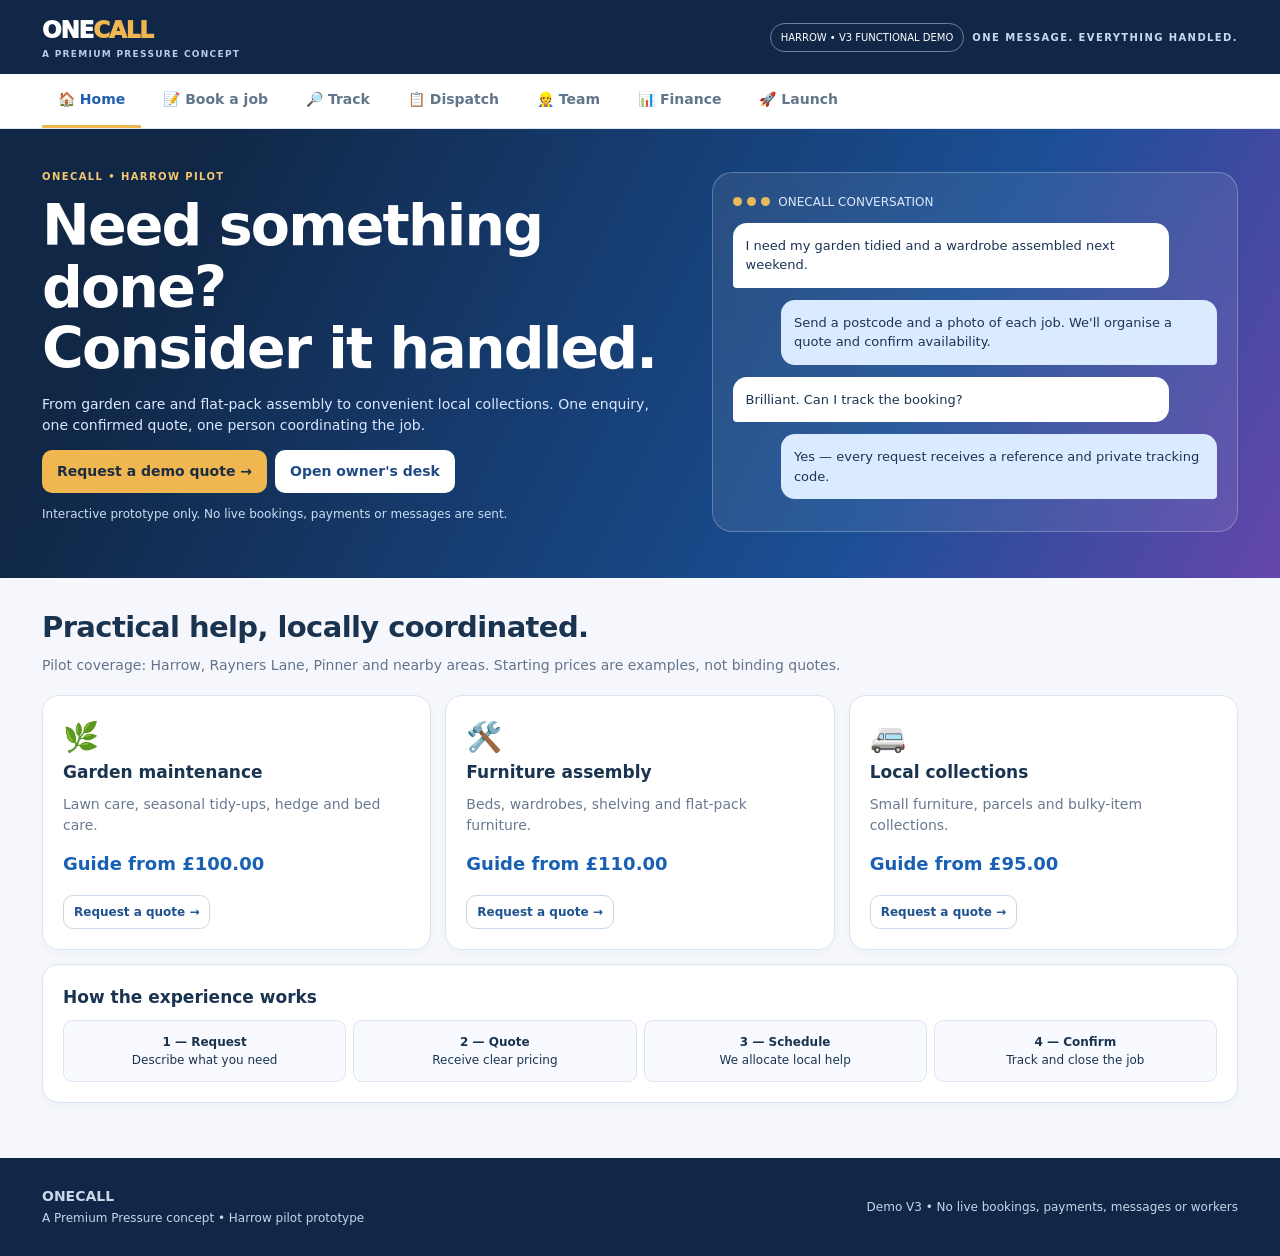
<file: index.html>
<!doctype html>
<html lang="en-GB"><head><meta charset="utf-8"><meta name="viewport" content="width=device-width,initial-scale=1"><meta name="theme-color" content="#11294B"><title>ONECALL — Harrow Pilot V3</title>
<style>
:root{font-family:Inter,ui-sans-serif,system-ui,-apple-system,"Segoe UI",sans-serif;font-size:14px;line-height:1.5;color:#1a3450;background:#f5f7fc;--navy:#122a4a;--blue:#2a69c7;--gold:#f0b64f;--ink:#1a3450;--muted:#60738d;--stroke:#dbe5f1;--surface:#fff;--purple:#8163bd;--green:#188364;--danger:#bd4b52}*{box-sizing:border-box}body{margin:0}h1,h2,h3,p{margin-top:0}button,input,textarea,select{font:inherit}button{cursor:pointer}input,select,textarea{width:100%;border:1px solid #cbd8e7;border-radius:10px;padding:11px;background:white;color:#1a3450}input:focus-visible,select:focus-visible,textarea:focus-visible,button:focus-visible{outline:3px solid #b2d5ff;outline-offset:2px}textarea{min-height:92px;resize:vertical}button:disabled{opacity:.5;cursor:not-allowed}.wrap{max-width:1240px;padding:0 22px;margin:auto}.topbar{background:#112747;color:white}.topbar .wrap{display:flex;justify-content:space-between;align-items:center;padding-top:13px;padding-bottom:13px;gap:12px;flex-wrap:wrap}.brand{font-size:23px;font-weight:950;letter-spacing:-1.1px}.brand span{color:var(--gold)}.brand small{display:block;font-size:9px;letter-spacing:1.3px;font-weight:750;color:#b7cced}.kicker{font-size:10px;text-transform:uppercase;letter-spacing:1.4px;font-weight:850;color:#6587bb}.topbar .kicker{color:#c6daee}.topright{display:flex;align-items:center;gap:8px;flex-wrap:wrap}.demo{font-size:10px;padding:6px 10px;border:1px solid #6f8097;border-radius:30px}.nav{background:#fff;border-bottom:1px solid var(--stroke);position:sticky;top:0;z-index:5}.navinner{display:flex;align-items:center;gap:6px;overflow-x:auto}.navbtn{background:transparent;border:0;border-bottom:3px solid transparent;padding:15px 16px;font-weight:800;color:#62758b;white-space:nowrap}.navbtn.active{color:#205faf;border-bottom-color:var(--gold)}.hero{background:linear-gradient(117deg,#102746 14%,#1b4f95 70%,#6546ac);color:#fff;padding:40px 0 43px}.hero-inner{display:grid;grid-template-columns:1.1fr .9fr;gap:26px;align-items:center}.hero h1{font-size:clamp(34px,5vw,57px);letter-spacing:-1.8px;line-height:1.08;margin:11px 0 14px}.hero p{color:#dbe7ff;max-width:630px}.hero-panel{background:#ffffff14;border:1px solid #ffffff40;backdrop-filter:blur(10px);border-radius:20px;padding:20px}.hero-panel .dot{height:9px;width:9px;display:inline-block;border-radius:50%;background:#e9ba5b;margin-right:5px}.bubble{background:#fff;border-radius:14px 14px 14px 4px;color:#1b3455;padding:13px;margin:12px 0;max-width:90%;font-size:13px}.bubble.reply{margin-left:auto;border-radius:14px 14px 4px 14px;background:#dbebff}.btn{border:0;background:#286bc9;color:#fff;padding:11px 15px;border-radius:10px;font-weight:800;text-decoration:none;display:inline-flex;align-items:center;justify-content:center;gap:5px}.btn.gold{background:var(--gold);color:#1c2d42}.btn.white{background:white;color:#204b85}.btn.outline{background:white;border:1px solid #cbd9e9;color:#1f538f}.btn.ghost{background:#eaf1fa;color:#24558e}.btn.warn{background:#fff0ed;border:1px solid #efc6c1;color:#a13d39}.btn.sm{font-size:12px;padding:7px 10px}.actions{display:flex;gap:8px;flex-wrap:wrap}.view{display:none;padding:28px 0 55px}.view.active{display:block}.view h2{font-size:29px;letter-spacing:-.6px;margin:0 0 6px}.sub{color:#63748a;margin-bottom:19px}.box{background:#fff;border:1px solid var(--stroke);border-radius:17px;padding:20px;box-shadow:0 3px 10px #19315408}.box h3{font-size:17px;margin-bottom:9px}.grid{display:grid;grid-template-columns:repeat(3,minmax(0,1fr));gap:14px}.cols{display:grid;grid-template-columns:1.2fr .8fr;gap:15px}.two{display:grid;grid-template-columns:repeat(2,minmax(0,1fr));gap:14px}.four{display:grid;grid-template-columns:repeat(4,minmax(0,1fr));gap:11px}.value{font-size:26px;font-weight:920;letter-spacing:-.7px;color:#163f74}.stat{background:#fff;border:1px solid var(--stroke);padding:13px;border-radius:13px}.stat span{display:block;font-size:11px;color:#6c819a;font-weight:700}.foot{font-size:12px;color:#6c7d91}.price{color:#1860b5;font-weight:900;font-size:18px}.field{margin-bottom:13px}.field label{display:block;font-weight:800;font-size:12px;margin-bottom:5px}.fieldhint{font-size:11px;color:#6c7d91;margin-top:3px}.alert{padding:13px;border-radius:11px;border:1px solid #efcf88;background:#fff9e9;color:#77591f;font-size:12px}.good{padding:11px;border-radius:10px;background:#e9f8f0;color:#126342;border:1px solid #b4dfc8}.error{padding:11px;border-radius:10px;background:#fff0ef;color:#a13936;border:1px solid #ecc3bd}.pill{display:inline-block;font-size:11px;font-weight:850;padding:5px 9px;background:#e8effb;color:#315a9d;border-radius:25px;white-space:nowrap}.pill.green{background:#dff3e8;color:#19714f}.pill.gold{background:#fff2d1;color:#876115}.pill.red{background:#fae2e0;color:#a03938}.pill.gray{background:#e9edf2;color:#607286}.toolbar{display:flex;justify-content:space-between;align-items:center;gap:12px;flex-wrap:wrap;margin:14px 0}.flex{display:flex;align-items:center;gap:8px;flex-wrap:wrap}.table-scroll{overflow-x:auto}table{border-collapse:collapse;width:100%;font-size:12px}th,td{padding:11px 9px;text-align:left;border-bottom:1px solid #e5ebf2;vertical-align:middle}th{background:#f4f7fc;color:#59718a;font-size:11px}tbody tr:hover{background:#f8fbff}.muted{color:#687a90}.sep{height:1px;background:#e2eaf4;margin:17px 0}.cardtitle{display:flex;align-items:center;justify-content:space-between;gap:8px}.numtag{width:32px;height:32px;border-radius:9px;background:#e8f2ff;display:inline-flex;align-items:center;justify-content:center;color:#2362b8;font-weight:900;font-size:19px;margin-bottom:11px}.service-icon{font-size:29px}.statusflow{display:grid;grid-template-columns:repeat(4,1fr);gap:7px}.statusflow>div{padding:12px 9px;border:1px solid var(--stroke);border-radius:9px;text-align:center;background:#f8faff;font-size:12px}.seg{display:flex;gap:7px;flex-wrap:wrap;margin-bottom:13px}.seg button{padding:8px 12px;border:1px solid #d5e1ee;border-radius:9px;background:white;color:#56708c;font-weight:800}.seg button.active{background:#dfecff;color:#1554a7;border-color:#9abde8}.details{background:#f7faff;border:1px solid #dce7f3;padding:14px;border-radius:13px}.worker{border-left:4px solid #a8c1e7}.check{display:flex;align-items:flex-start;gap:10px;margin:10px 0}.check input{width:auto;flex:none;margin-top:4px}.split{display:flex;justify-content:space-between;align-items:center;gap:10px;flex-wrap:wrap}.empty{text-align:center;color:#718298;padding:28px}.goodtext{color:#16734f;font-weight:850}.badtext{color:#b04444;font-weight:850}.progress{height:9px;border-radius:15px;background:#e6edf7;overflow:hidden}.progress>div{height:100%;background:#3574d1;border-radius:15px}.footer{background:#112747;color:#c8d8e9;padding:28px 0}.link{color:#1458aa;text-decoration:underline}.mb{margin-bottom:14px}.mt{margin-top:14px}.hide{display:none!important}.sectionnote{font-size:12px;color:#526e88;padding:12px;background:#eaf2ff;border-left:3px solid #6393d2;border-radius:7px}code{background:#eef1f5;padding:2px 4px;border-radius:3px}@media(max-width:870px){.hero-inner,.cols{grid-template-columns:1fr}.grid{grid-template-columns:repeat(2,minmax(0,1fr))}.four{grid-template-columns:repeat(2,minmax(0,1fr))}}@media(max-width:540px){.wrap{padding:0 14px}.hero{padding:28px 0}.grid,.two,.four{grid-template-columns:1fr}.navbtn{padding:12px 11px}.box{padding:15px}.hero h1{font-size:37px}.statusflow{grid-template-columns:1fr 1fr}.stat .value{font-size:24px}}
</style></head><body>
<header class="topbar"><div class="wrap"><div class="brand">ONE<span>CALL</span><small>A PREMIUM PRESSURE CONCEPT</small></div><div class="topright"><span class="demo">HARROW • V3 FUNCTIONAL DEMO</span><span class="kicker">ONE MESSAGE. EVERYTHING HANDLED.</span></div></div></header>
<nav class="nav"><div class="wrap navinner" aria-label="Platform sections"><button data-view="home" class="navbtn active">🏠 Home</button><button data-view="book" class="navbtn">📝 Book a job</button><button data-view="track" class="navbtn">🔎 Track</button><button data-view="manage" class="navbtn">📋 Dispatch</button><button data-view="workers" class="navbtn">👷 Team</button><button data-view="finance" class="navbtn">📊 Finance</button><button data-view="setup" class="navbtn">🚀 Launch</button></div></nav>
<div class="hero" id="hero"><div class="wrap hero-inner"><div><div class="kicker" style="color:#f4c770">ONECALL • HARROW PILOT</div><h1>Need something done?<br>Consider it handled.</h1><p>From garden care and flat-pack assembly to convenient local collections. One enquiry, one confirmed quote, one person coordinating the job.</p><div class="actions"><button class="btn gold" data-go="book">Request a demo quote →</button><button class="btn white" data-go="manage">Open owner's desk</button></div><p class="foot" style="color:#cadef4;margin-top:12px">Interactive prototype only. No live bookings, payments or messages are sent.</p></div><div class="hero-panel"><div class="foot" style="color:#dce9fc"><span class="dot"></span><span class="dot"></span><span class="dot"></span> ONECALL CONVERSATION</div><div class="bubble">I need my garden tidied and a wardrobe assembled next weekend.</div><div class="bubble reply">Send a postcode and a photo of each job. We'll organise a quote and confirm availability.</div><div class="bubble">Brilliant. Can I track the booking?</div><div class="bubble reply">Yes — every request receives a reference and private tracking code.</div></div></div></div>
<main class="wrap">
<section class="view active" id="view-home"><h2>Practical help, locally coordinated.</h2><p class="sub">Pilot coverage: Harrow, Rayners Lane, Pinner and nearby areas. Starting prices are examples, not binding quotes.</p><div class="grid" id="serviceCards"></div><div class="box mt"><h3>How the experience works</h3><div class="statusflow"><div><b>1 — Request</b><br>Describe what you need</div><div><b>2 — Quote</b><br>Receive clear pricing</div><div><b>3 — Schedule</b><br>We allocate local help</div><div><b>4 — Confirm</b><br>Track and close the job</div></div></div></section>
<section class="view" id="view-book"><h2>Create a demo booking</h2><p class="sub">Complete the customer journey using fictional details. The prototype saves them only in this browser.</p><div class="cols"><div class="box"><form id="bookingForm"><div class="two"><div class="field"><label for="cust">Sample customer name *</label><input id="cust" maxlength="60" placeholder="Demo Customer" required></div><div class="field"><label for="post">Postcode district *</label><select id="post" required><option value="">Choose area</option><option>HA1</option><option>HA2</option><option>HA3</option><option>HA5</option><option>UB5</option><option>Other / review</option></select></div></div><div class="two"><div class="field"><label for="svc">Service *</label><select id="svc" required></select></div><div class="field"><label for="when">Preferred date *</label><input id="when" type="date" required></div></div><div class="field"><label for="desc">Describe the job *</label><textarea id="desc" required maxlength="1000" placeholder="Example: small garden lawn tidy, weed the borders, no waste collection needed."></textarea></div><div class="two"><div class="field"><label for="window">Preferred visit window</label><select id="window"><option>Flexible</option><option>08:00–12:00</option><option>12:00–16:00</option><option>16:00–19:00</option></select></div><div class="field"><label for="repeat">Frequency</label><select id="repeat"><option>One-off</option><option>Fortnightly</option><option>Monthly</option></select></div></div><label class="check"><input type="checkbox" id="sampleAgree" required><span>I understand this is a demo. I am entering fictional details and will not receive a real booking.</span></label><button type="submit" class="btn">Create sample enquiry</button><div id="bookingResult" class="mt" aria-live="polite"></div></form></div><div class="box"><h3>Your example quote journey</h3><p>1. We check job scope and location.</p><p>2. We prepare a quote including materials or travel where necessary.</p><p>3. You approve the quote using your tracking code.</p><p>4. A suitably checked provider is scheduled.</p><p>5. Job updates become visible in your tracking screen.</p><div class="sep"></div><div class="alert"><b>Privacy reminder:</b> Don't enter actual names, phone numbers, addresses, card details or other personal data. Offline browser storage is not a secure live customer system.</div></div></div></section>
<section class="view" id="view-track"><h2>Customer tracking</h2><p class="sub">A customer can use a job reference and private code to check its progress or approve a quote. Fictional bookings only.</p><div class="cols"><div class="box"><div class="two"><div class="field"><label for="trackRef">Booking reference</label><input id="trackRef" placeholder="OC-..." autocomplete="off"></div><div class="field"><label for="trackCode">Tracking code</label><input id="trackCode" placeholder="6-character code" maxlength="6" autocomplete="off"></div></div><button id="trackButton" class="btn">Find booking</button><div class="mt" id="trackingResult" aria-live="polite"></div></div><div class="box"><h3>Why tracking matters</h3><p>One customer-facing status view reduces the need for repeated calls and messages.</p><p>For a real launch, each customer would have a private, secure link delivered via a verified communication channel. This demonstration never transmits a message.</p></div></div></section>
<section class="view" id="view-manage"><h2>Owner's dispatch centre</h2><p class="sub">Every example enquiry, quotation, worker assignment and completion in one place.</p><div class="four" id="dispatchMetrics"></div><div class="box mt"><div class="toolbar"><div class="flex"><div class="field" style="margin:0"><label for="jobFilter">Job status</label><select id="jobFilter"><option>All</option><option>New</option><option>Quoted</option><option>Quote accepted</option><option>Assigned</option><option>In progress</option><option>Completed</option><option>Cancelled</option></select></div><div class="field" style="margin:0"><label for="jobSearch">Search</label><input id="jobSearch" placeholder="Reference / area / service"></div></div><div class="actions"><button class="btn outline sm" id="seed">Load sample jobs</button><button class="btn outline sm" id="exportCSV">Export jobs CSV</button></div></div><div class="table-scroll"><table><thead><tr><th>Reference</th><th>Service</th><th>Visit</th><th>Quote</th><th>Status</th><th>Action</th></tr></thead><tbody id="jobRows"></tbody></table></div><div id="jobEditor" class="mt"></div></div></section>
<section class="view" id="view-workers"><h2>Worker operations</h2><p class="sub">Manage coverage, demo verification and allocation. The worker portal lets an allocated provider accept and mark a task complete.</p><div class="cols"><div class="box"><div class="split"><h3>Provider directory</h3><button class="btn outline sm" id="addWorkerBtn">Add demo worker</button></div><div id="workerCards" class="grid" style="grid-template-columns:repeat(auto-fit,minmax(230px,1fr))"></div><div id="workerForm" class="mt"></div></div><div class="box"><h3>Worker portal simulator</h3><div class="field"><label for="workerPortalSelect">Choose fictional worker</label><select id="workerPortalSelect"></select></div><div id="workerPortal"></div><div class="alert mt">A real worker account must require authenticated access and role-restricted permissions. Switching identities here is just to demonstrate the workflow.</div></div></div></section>
<section class="view" id="view-finance"><h2>Business finances</h2><p class="sub">Measure completed sales, direct job costs, outstanding payments and operating expenses. Illustrative values are not bookkeeping records.</p><div class="four" id="financeMetrics"></div><div class="cols mt"><div class="box"><h3>Completed job contribution</h3><div id="financeJobs"></div></div><div class="box"><h3>Operating expenses</h3><form id="expenseForm"><div class="two"><div class="field"><label for="expenseName">Expense description</label><input id="expenseName" required maxlength="60" placeholder="Example: flyer printing"></div><div class="field"><label for="expenseAmount">Amount (£)</label><input id="expenseAmount" type="number" required min="0.01" step="0.01" placeholder="25"></div></div><button class="btn sm" type="submit">Add demo expense</button></form><div id="expensesList" class="mt"></div><div class="sep"></div><h3>Profit scenario calculator</h3><div class="two"><div class="field"><label for="calcJobs">Monthly jobs</label><input id="calcJobs" type="number" min="0" max="1000" value="80"></div><div class="field"><label for="calcSell">Average job price (£)</label><input id="calcSell" type="number" min="0" value="110"></div><div class="field"><label for="calcDirect">Direct costs/job (£)</label><input id="calcDirect" type="number" min="0" value="80"></div><div class="field"><label for="calcAcq">Acquisition/job (£)</label><input id="calcAcq" type="number" min="0" value="8"></div><div class="field"><label for="calcFixed">Monthly overhead (£)</label><input id="calcFixed" type="number" min="0" value="500"></div></div><p id="calcOutput" class="good"></p><p class="foot">Scenario result excludes owner pay, tax, VAT complications and unmodelled liabilities.</p></div></div></section>
<section class="view" id="view-setup"><h2>30-day launch control</h2><p class="sub">Operational priorities for a controlled Harrow pilot — completing ticks here is not legal evidence of compliance.</p><div class="cols"><div class="box"><div class="split"><h3>Launch checklist</h3><strong id="taskProgress">0/0</strong></div><div class="progress"><div id="taskBar" style="width:0%"></div></div><div id="taskList" class="mt"></div></div><div class="box"><h3>Demo settings and export</h3><p><b>Trading identity:</b> ONECALL, a proposed concept associated with Premium Pressure.</p><p><b>Customer-facing number:</b> Original secondary number shown on the Canva flyer; verify formatting before public launch.</p><p><b>Pilot area:</b> Harrow, HA1, HA2, HA3, HA5 and nearby UB5.</p><div class="sep"></div><div class="actions"><button class="btn outline sm" id="exportJSON">Export backup JSON</button><button class="btn outline sm" id="importTrigger">Import demo backup</button><input id="importJSON" type="file" accept="application/json,.json" class="hide"><button class="btn warn sm" id="reset">Reset demo data</button></div><p class="foot mt">Data is saved in this browser's local storage, not centrally synchronised across phones. JSON exports may contain whatever fictional data you entered: protect them appropriately.</p><div class="sep"></div><h3>Requirements before opening to real customers</h3><p class="sectionnote">Secure backend + sign-in and permissions; approved business terms; insured and checked contractors; privacy notice and data retention; secure messages and payments; incident and complaint handling. Don't distribute this offline prototype as a production booking system.</p></div></div></section>
</main><footer class="footer"><div class="wrap split"><div><b>ONECALL</b><br><span class="foot" style="color:#c4d6ea">A Premium Pressure concept • Harrow pilot prototype</span></div><div class="foot" style="color:#c4d6ea">Demo V3 • No live bookings, payments, messages or workers</div></div></footer>
<script>
'use strict';
const $=id=>document.getElementById(id), UK=new Intl.NumberFormat('en-GB',{style:'currency',currency:'GBP',maximumFractionDigits:2});
const money=x=>UK.format(Number(x)||0), esc=s=>String(s??'').replace(/[&<>"']/g,c=>({'&':'&amp;','<':'&lt;','>':'&gt;','"':'&quot;',"'":'&#39;'}[c]));
const STORE='onecall_v3_demo_2026';const TASKSTORE='onecall_v3_tasks_2026';
const SERVICES=[{key:'garden',name:'Garden maintenance',base:100,icon:'🌿',desc:'Lawn care, seasonal tidy-ups, hedge and bed care.'},{key:'assembly',name:'Furniture assembly',base:110,icon:'🛠️',desc:'Beds, wardrobes, shelving and flat-pack furniture.'},{key:'van',name:'Local collections',base:95,icon:'🚐',desc:'Small furniture, parcels and bulky-item collections.'}];
const STAGES=['New','Quoted','Quote accepted','Assigned','In progress','Completed','Cancelled'];
const TASKS=[['Preparation','Validate ONECALL name and proposed trading identity'],['Preparation','Verify business contact number and Canva flyer wording'],['Preparation','Define written job terms, customer cancellations and refunds'],['Compliance','Confirm insurance and service-specific credentials'],['Compliance','Prepare privacy notice and lawful customer data handling'],['Compliance','Check worker status, agreements and labour rules'],['Supply','Recruit six real providers in three categories'],['Supply','Check documents, references and service area'],['Technology','Set up secure production hosting and roles'],['Technology','Test private customer notifications and payment links'],['Sales','Approach 40 households and 10 landlords/agents'],['Sales','Record 10 qualified enquiries and five quotes'],['Pilot','Complete 5–8 genuine paid trial bookings'],['Pilot','Review contribution per job and complaint rate'],['Decision','Continue only if repeat demand and margins work']];
const defaultWorkers=()=>[{id:'WR-101',name:'Garden Partner A',service:'garden',zones:['HA1','HA2','HA3'],rate:68,verified:false,available:true},{id:'WR-102',name:'Assembly Partner B',service:'assembly',zones:['HA1','HA2','HA5'],rate:75,verified:false,available:true},{id:'WR-103',name:'Driver Partner C',service:'van',zones:['HA1','HA2','UB5'],rate:70,verified:false,available:true}];
function initial(){return{version:3,jobs:[],workers:defaultWorkers(),expenses:[],events:[],next:1001}}
let db;try{db=JSON.parse(localStorage.getItem(STORE))||initial();if(!Array.isArray(db.jobs)||!Array.isArray(db.workers)||db.version!==3) db=initial()}catch{db=initial()}
let checked=[];try{checked=JSON.parse(localStorage.getItem(TASKSTORE))||[]}catch{checked=[]}
let activeTrack=null, editID=null;
function persist(){try{localStorage.setItem(STORE,JSON.stringify(db))}catch(e){alert('Browser storage unavailable: export your demo backup before closing.')}renderAll()}
function key(){const arr=new Uint8Array(6);if(crypto?.getRandomValues)crypto.getRandomValues(arr);else for(let i=0;i<6;i++)arr[i]=Math.floor(Math.random()*256);return Array.from(arr,x=>'ABCDEFGHJKLMNPQRSTUVWXYZ23456789'[x%32]).join('')}
function stamp(){return new Date().toLocaleDateString('en-CA')}
function addEvent(jobId,msg){db.events.unshift({jobId,at:new Date().toISOString(),message:msg});db.events=db.events.slice(0,300)}
function svcName(k){return SERVICES.find(s=>s.key===k)?.name||k}
function statusClass(s){return s==='Completed'?'green':s==='Cancelled'?'red':s==='Quoted'||s==='Quote accepted'?'gold':s==='New'?'gray':''}
function view(name){document.querySelectorAll('.view').forEach(n=>n.classList.toggle('active',n.id==='view-'+name));document.querySelectorAll('[data-view]').forEach(b=>b.classList.toggle('active',b.dataset.view===name));$('hero').classList.toggle('hide',name!=='home');window.scrollTo({top:0,behavior:'instant'});renderAll()}
function setResponse(id,html){$(id).innerHTML=html}
function jobMargin(j){return (Number(j.quote)||0)-(Number(j.workerCost)||0)-(Number(j.otherCost)||0)}
function sample(){if(db.jobs.length&& !confirm('Add sample jobs alongside existing fictional jobs?'))return;const d=new Date();d.setDate(d.getDate()+5);const day=d.toISOString().slice(0,10);[['Demo Household A','HA2','garden',100,68,8,'New'],['Demo Household B','HA1','assembly',125,75,10,'Quoted'],['Demo Household C','HA5','van',110,70,13,'Completed']].forEach(([customer,postcode,service,quote,workerCost,otherCost,status])=>{const id='OC-'+(db.next++);db.jobs.push({id,code:key(),customer,postcode,service,date:day,window:'Flexible',frequency:'One-off',description:'Fictional sample request for testing',status,quote,workerCost,otherCost,worker:'',workerAccepted:false,payment:status==='Completed'?'Unpaid':'Not due',completed:status==='Completed'?stamp():'',created:stamp(),notes:'Sample only'}) ;addEvent(id,'Demo request created')});persist();view('manage')}
function cardMetrics(id,arr){$(id).innerHTML=arr.map(([label,value])=>`<div class="stat"><div class="value">${esc(value)}</div><span>${esc(label)}</span></div>`).join('')}
function renderServices(){$('serviceCards').innerHTML=SERVICES.map(s=>`<article class="box"><div class="service-icon">${s.icon}</div><h3>${esc(s.name)}</h3><p class="muted">${esc(s.desc)}</p><p class="price">Guide from ${money(s.base)}</p><button class="btn outline sm" data-select-svc="${s.key}">Request a quote →</button></article>`).join('');$('svc').innerHTML=SERVICES.map(s=>`<option value="${s.key}">${esc(s.name)}</option>`).join('')}
function createJob(e){e.preventDefault();if(!$('sampleAgree').checked)return;const name=$('cust').value.trim(),description=$('desc').value.trim(),date=$('when').value;if(!name||!description||!date||new Date(date+'T23:59:59')<new Date())return setResponse('bookingResult','<div class="error">Enter a future date and valid fictional details.</div>');const id='OC-'+db.next++;const j={id,code:key(),customer:name,postcode:$('post').value,service:$('svc').value,date,window:$('window').value,frequency:$('repeat').value,description,status:'New',quote:0,workerCost:0,otherCost:0,worker:'',workerAccepted:false,payment:'Not due',completed:'',created:stamp(),notes:''};db.jobs.unshift(j);addEvent(id,'Enquiry received');persist();setResponse('bookingResult',`<div class="good"><b>Sample enquiry created: ${esc(id)}</b><p>Private demo tracking code: <b>${esc(j.code)}</b></p><p class="foot">Save these demo credentials. They allow you to review and accept the quote.</p><button type="button" class="btn sm" data-track-created="${id}">Track this request →</button></div>`);$('bookingForm').reset()}
function renderTrack(){if(!activeTrack)return;const j=db.jobs.find(x=>x.id===activeTrack);if(!j)return;const steps=STAGES.slice(0,6),events=db.events.filter(x=>x.jobId===j.id).slice(0,8);setResponse('trackingResult',`<div class="details"><div class="split"><h3>${esc(j.id)}</h3><span class="pill ${statusClass(j.status)}">${esc(j.status)}</span></div><p><b>${esc(svcName(j.service))}</b> · ${esc(j.postcode)} · ${esc(j.date)} · ${esc(j.window)}</p><p>${esc(j.description)}</p><div class="sep"></div><p><b>${j.quote?money(j.quote):'Quote pending'}</b> · ${j.quote?'Example total quoted price':'No price approved yet'}</p>${j.status==='Quoted'?`<button class="btn sm gold" data-approve="${esc(j.id)}">Accept demo quote</button>`:''}<h4>Activity</h4>${events.map(x=>`<p class="foot">${esc(x.at.slice(0,16).replace('T',' '))}: ${esc(x.message)}</p>`).join('')||'<p class="foot">No events yet</p>'}</div>`)}
function findTrack(){const id=$('trackRef').value.trim().toUpperCase(),code=$('trackCode').value.trim().toUpperCase();const j=db.jobs.find(x=>x.id===id&&x.code===code);if(!j){activeTrack=null;return setResponse('trackingResult','<div class="error">Reference and code do not match a demo booking.</div>')}activeTrack=j.id;renderTrack()}
function approve(id){const j=db.jobs.find(x=>x.id===id);if(!j||j.id!==activeTrack||j.status!=='Quoted')return;j.status='Quote accepted';addEvent(id,'Customer approved quoted price (demo)');persist();renderTrack()}
function renderManage(){const jobs=db.jobs;cardMetrics('dispatchMetrics',[['All enquiries',jobs.length],['Awaiting quotation',jobs.filter(j=>j.status==='New').length],['Approved, unallocated',jobs.filter(j=>j.status==='Quote accepted').length],['Completed',jobs.filter(j=>j.status==='Completed').length]]);const f=$('jobFilter').value,q=$('jobSearch').value.trim().toLowerCase(),visible=jobs.filter(j=>(f==='All'||f===j.status)&&[j.id,j.postcode,svcName(j.service),j.customer].join(' ').toLowerCase().includes(q));$('jobRows').innerHTML=visible.map(j=>`<tr><td><b>${esc(j.id)}</b><div class="foot">${esc(j.postcode)}</div></td><td>${esc(svcName(j.service))}<div class="foot">${esc(j.customer)}</div></td><td>${esc(j.date)}</td><td>${j.quote?money(j.quote):'—'}</td><td><span class="pill ${statusClass(j.status)}">${esc(j.status)}</span></td><td><button class="btn outline sm" data-edit="${j.id}">Manage</button></td></tr>`).join('')||'<tr><td colspan="6" class="empty">No jobs match. Create a fictional enquiry or load examples.</td></tr>';if(editID)renderEditor()}
function candidates(j){return db.workers.filter(w=>w.verified&&w.available&&w.service===j.service&&(w.zones.includes(j.postcode)||j.postcode==='Other / review'))}
function hasConflict(j,wid){return db.jobs.some(o=>o.id!==j.id&&o.worker===wid&&o.date===j.date&&['Assigned','In progress'].includes(o.status))}
function renderEditor(){const j=db.jobs.find(x=>x.id===editID);if(!j){$('jobEditor').innerHTML='';return}const available=candidates(j);const choices=available.map(w=>`<option value="${w.id}" ${j.worker===w.id?'selected':''}>${esc(w.name)} • ${money(w.rate)}</option>`).join('');$('jobEditor').innerHTML=`<div class="details"><div class="split"><h3>Manage ${esc(j.id)}</h3><button class="btn outline sm" id="closeEditor">Close</button></div><p class="foot">${esc(j.customer)} · ${esc(svcName(j.service))} · ${esc(j.date)} · ${esc(j.postcode)}</p><p>${esc(j.description)}</p><div class="two"><div class="field"><label for="editQuote">Customer quote (£)</label><input id="editQuote" type="number" min="0" step="0.01" value="${j.quote}"></div><div class="field"><label for="editWorkerCost">Provider cost (£)</label><input id="editWorkerCost" type="number" min="0" step="0.01" value="${j.workerCost}"></div><div class="field"><label for="editOtherCost">Other direct costs (£)</label><input id="editOtherCost" type="number" min="0" step="0.01" value="${j.otherCost}"></div><div class="field"><label for="editPayment">Payment status</label><select id="editPayment"><option ${j.payment==='Not due'?'selected':''}>Not due</option><option ${j.payment==='Unpaid'?'selected':''}>Unpaid</option><option ${j.payment==='Paid'?'selected':''}>Paid</option><option ${j.payment==='Refunded'?'selected':''}>Refunded</option></select></div></div><div class="field"><label for="editWorker">Allocate eligible demo worker</label><select id="editWorker"><option value="">Unassigned</option>${choices}</select><div class="fieldhint">Only currently available, demo-verified providers for this service/area are shown. An assigned provider cannot double-book the same date.</div></div><div class="field"><label for="editNotes">Internal coordinator notes</label><textarea id="editNotes" maxlength="900">${esc(j.notes)}</textarea></div><div class="split"><span class="pill ${statusClass(j.status)}">Current: ${esc(j.status)}</span><span class="${jobMargin(j)>=0?'goodtext':'badtext'}">Quoted contribution: ${money(jobMargin(j))}</span></div><div class="actions mt"><button class="btn outline sm" id="saveEdit">Save price, payment & notes</button>${j.status==='New'?'<button class="btn sm" id="sendQuote">Mark quote sent</button>':''}${j.status==='Quote accepted'?'<button class="btn sm gold" id="assignJob">Assign provider</button>':''}${j.status==='Assigned'?'<button class="btn sm" id="jobStart">Start job (manager)</button>':''}${j.status==='In progress'?'<button class="btn sm" id="jobFinish">Mark completed</button>':''}${!['Completed','Cancelled'].includes(j.status)?'<button class="btn warn sm" id="cancelJob">Cancel request</button>':''}</div><p id="editMessage" class="mt" aria-live="polite"></p></div>`}
function editMessage(msg,bad=false){$('editMessage').innerHTML=`<span class="${bad?'badtext':'goodtext'}">${esc(msg)}</span>`}
function saveFields(j){const fields=['editQuote','editWorkerCost','editOtherCost'];if(fields.some(k=>!Number.isFinite(Number($(k).value))||Number($(k).value)<0))return editMessage('Costs and prices must be non-negative.',true),false;const quote=Number($('editQuote').value),wc=Number($('editWorkerCost').value),oth=Number($('editOtherCost').value);if(j.status!=='New' && quote!==j.quote)return editMessage('An issued quote cannot be changed. Cancel and recreate the enquiry for a new quote.',true),false;j.quote=quote;j.workerCost=wc;j.otherCost=oth;j.payment=$('editPayment').value;j.notes=$('editNotes').value.slice(0,900);addEvent(j.id,'Coordinator updated financial / internal fields');persist();return true}
function manageAction(action){const j=db.jobs.find(x=>x.id===editID);if(!j)return;if(action==='saveEdit'){if(saveFields(j))renderEditor();return}if(action==='sendQuote'){if(j.status!=='New')return;if(!saveFields(j))return;if(j.quote<35)return editMessage('Set a realistic quoted price (minimum £35 for demo) before sending.',true);j.status='Quoted';addEvent(j.id,'Quote prepared for customer review — no real message sent')}if(action==='assignJob'){if(j.status!=='Quote accepted')return;const wid=$('editWorker').value,w=db.workers.find(w=>w.id===wid);if(!w||!candidates(j).some(x=>x.id===wid))return editMessage('Choose an eligible demo-verified worker.',true);if(hasConflict(j,wid))return editMessage('That worker already has a booking on this date.',true);j.worker=wid;j.workerAccepted=false;j.status='Assigned';if(!j.workerCost)j.workerCost=w.rate;addEvent(j.id,`Assigned to ${w.name}; awaiting demo worker acceptance`)}if(action==='jobStart'){if(j.status!=='Assigned')return;j.status='In progress';addEvent(j.id,'Started by coordinator')}if(action==='jobFinish'){if(j.status!=='In progress')return;j.status='Completed';j.completed=stamp();j.payment=j.payment==='Paid'?'Paid':'Unpaid';addEvent(j.id,'Job marked completed by coordinator')}if(action==='cancelJob'){if(!confirm('Cancel this fictional booking?'))return;j.status='Cancelled';j.worker='';addEvent(j.id,'Booking cancelled')}persist();renderEditor()}
function renderWorkers(){const n=db.workers;$('workerCards').innerHTML=n.map(w=>`<div class="box worker" style="padding:12px"><div class="split"><b>${esc(w.name)}</b><span class="pill ${w.verified?'green':'gold'}">${w.verified?'Demo checked':'Unchecked'}</span></div><p class="foot">${esc(svcName(w.service))} · ${money(w.rate)} / job</p><p class="foot">${esc(w.zones.join(', '))}</p><label class="check"><input type="checkbox" data-wverify="${w.id}" ${w.verified?'checked':''}> Mark fictional verification done</label><label class="check"><input type="checkbox" data-wavail="${w.id}" ${w.available?'checked':''}> Available</label></div>`).join('');const selected=$('workerPortalSelect').value;$('workerPortalSelect').innerHTML='<option value="">Choose demo worker</option>'+n.map(w=>`<option value="${w.id}">${esc(w.name)}</option>`).join('');if(n.some(w=>w.id===selected))$('workerPortalSelect').value=selected;renderWorkerPortal()}
function renderWorkerPortal(){const wid=$('workerPortalSelect').value;if(!wid){$('workerPortal').innerHTML='<p class="foot">Choose a fictional worker to see assigned jobs.</p>';return}const items=db.jobs.filter(j=>j.worker===wid&&['Assigned','In progress','Completed'].includes(j.status));$('workerPortal').innerHTML=items.length?items.map(j=>`<div class="details mb"><div class="split"><b>${esc(j.id)}</b><span class="pill ${statusClass(j.status)}">${esc(j.status)}</span></div><p><b>${esc(svcName(j.service))}</b><br>${esc(j.postcode)} • ${esc(j.date)} • ${esc(j.window)}</p><p class="foot">${esc(j.description)}</p>${j.status==='Assigned'?`<button class="btn sm" data-worker-accept="${j.id}">Accept task</button>`:''}${j.status==='In progress'?`<button class="btn sm" data-worker-finish="${j.id}">Complete task</button>`:''}${j.status==='Completed'?'<span class="goodtext">Completed</span>':''}</div>`).join(''):'<p class="empty">No work currently assigned to this demo provider.</p>'}
function workerAction(id,finish){const j=db.jobs.find(j=>j.id===id),wid=$('workerPortalSelect').value;if(!j||j.worker!==wid)return;if(!finish){if(j.status!=='Assigned')return;j.workerAccepted=true;j.status='In progress';addEvent(j.id,'Demo worker accepted and started task')}else{if(j.status!=='In progress')return;j.status='Completed';j.completed=stamp();if(j.payment!=='Paid')j.payment='Unpaid';addEvent(j.id,'Demo worker marked task complete; coordinator to review')}persist()}
function addWorker(e){e.preventDefault();const form=$('addWorkerForm');if(!form)return;const name=$('wName').value.trim(),svc=$('wService').value,rate=Number($('wRate').value),zones=$('wZones').value.split(',').map(s=>s.trim().toUpperCase()).filter(Boolean);if(!name||!Number.isFinite(rate)||rate<0||!zones.length)return;db.workers.push({id:'WR-'+(200+db.workers.length),name,service:svc,rate,zones,verified:false,available:true});$('workerForm').innerHTML='';persist()}
function renderFinance(){const done=db.jobs.filter(j=>j.status==='Completed'),sales=done.reduce((v,j)=>v+j.quote,0),cost=done.reduce((v,j)=>v+j.workerCost+j.otherCost,0),paid=done.filter(j=>j.payment==='Paid').reduce((v,j)=>v+j.quote,0),over=db.expenses.reduce((v,e)=>v+e.amount,0);cardMetrics('financeMetrics',[['Completed sales',money(sales)],['Direct job contribution',money(sales-cost)],['Received (marked paid)',money(paid)],['Surplus less recorded overhead',money(sales-cost-over)]]);$('financeJobs').innerHTML=done.length?`<div class="table-scroll"><table><thead><tr><th>Job</th><th>Sales</th><th>Direct costs</th><th>Contribution</th><th>Paid?</th></tr></thead><tbody>${done.map(j=>`<tr><td>${esc(j.id)}</td><td>${money(j.quote)}</td><td>${money(j.workerCost+j.otherCost)}</td><td class="${jobMargin(j)>=0?'goodtext':'badtext'}">${money(jobMargin(j))}</td><td>${esc(j.payment)}</td></tr>`).join('')}</tbody></table></div>`:'<p class="empty">Mark fictional jobs as completed to populate actual-job figures.</p>';$('expensesList').innerHTML=db.expenses.length?db.expenses.map(e=>`<div class="split mb"><div><b>${esc(e.name)}</b><div class="foot">${esc(e.date)}</div></div><div class="flex"><b>${money(e.amount)}</b><button class="btn warn sm" data-delete-expense="${e.id}">Remove</button></div></div>`).join(''):'<p class="foot">No demo overhead recorded.</p>';calc()}
function calc(){const n=Math.max(0,Number($('calcJobs').value)||0),p=Math.max(0,Number($('calcSell').value)||0),d=Math.max(0,Number($('calcDirect').value)||0),a=Math.max(0,Number($('calcAcq').value)||0),f=Math.max(0,Number($('calcFixed').value)||0),con=n*(p-d-a)-f;$('calcOutput').textContent=`${n} jobs × ${money(p-d-a)} after direct and acquisition costs − ${money(f)} overhead = ${money(con)} operating scenario`; $('calcOutput').className=con<0?'error':'good'}
function renderTasks(){$('taskList').innerHTML=TASKS.map(([phase,task],i)=>`<label class="check"><input type="checkbox" data-task="${i}" ${checked.includes(i)?'checked':''}><span><b>${esc(phase)}:</b> ${esc(task)}</span></label>`).join('');$('taskProgress').textContent=`${checked.length}/${TASKS.length}`;$('taskBar').style.width=(100*checked.length/TASKS.length)+'%'}
function renderAll(){renderManage();renderWorkers();renderFinance();renderTasks();renderTrack()}
function csv(rows){return rows.map(r=>r.map(v=>'"'+String(v??'').replace(/"/g,'""')+'"').join(',')).join('\r\n')}
function dl(name,body,mime){const url=URL.createObjectURL(new Blob([body],{type:mime})),a=document.createElement('a');a.href=url;a.download=name;document.body.appendChild(a);a.click();a.remove();setTimeout(()=>URL.revokeObjectURL(url),1500)}
function exportCSV(){dl('ONECALL-demo-jobs.csv',csv([['Job ID','Sample customer','Area','Service','Visit date','Status','Worker','Customer price','Worker cost','Other direct','Contribution','Payment'],...db.jobs.map(j=>[j.id,j.customer,j.postcode,svcName(j.service),j.date,j.status,j.worker,j.quote,j.workerCost,j.otherCost,jobMargin(j),j.payment])]),'text/csv;charset=utf-8')}
function exportJSON(){dl('ONECALL-demo-backup.json',JSON.stringify({app:'onecall-v3-demo',data:db,checked},null,2),'application/json')}
async function importJSON(file){try{if(file.size>1e6)throw Error('File is too large');const raw=JSON.parse(await file.text());if(raw.app!=='onecall-v3-demo'||raw.data.version!==3||!Array.isArray(raw.data.jobs)||!Array.isArray(raw.data.workers)||!Array.isArray(raw.data.expenses))throw Error('Not a compatible demo backup');if(!confirm('Overwrite current demo data with imported backup?'))return;db=raw.data;checked=Array.isArray(raw.checked)?raw.checked.filter(x=>Number.isInteger(x)&&x>=0&&x<TASKS.length):[];localStorage.setItem(TASKSTORE,JSON.stringify(checked));persist();alert('Demo backup imported')}catch(e){alert('Import failed: '+e.message)}}
// Delegated UI actions; all displayed user-provided text passes through esc().
document.addEventListener('click',e=>{const b=e.target.closest('button');if(!b)return;if(b.dataset.view){view(b.dataset.view);return}if(b.dataset.go){view(b.dataset.go);return}if(b.dataset.selectSvc){view('book');$('svc').value=b.dataset.selectSvc;return}if(b.dataset.trackCreated){const j=db.jobs.find(j=>j.id===b.dataset.trackCreated);if(j){view('track');$('trackRef').value=j.id;$('trackCode').value=j.code;findTrack()}return}if(b.dataset.approve){approve(b.dataset.approve);return}if(b.dataset.edit){editID=b.dataset.edit;renderEditor();$('jobEditor').scrollIntoView({behavior:'smooth',block:'nearest'});return}if(b.id==='closeEditor'){editID=null;$('jobEditor').innerHTML='';return}if(['saveEdit','sendQuote','assignJob','jobStart','jobFinish','cancelJob'].includes(b.id)){manageAction(b.id);return}if(b.id==='seed'){sample();return}if(b.id==='trackButton'){findTrack();return}if(b.id==='exportCSV'){exportCSV();return}if(b.id==='exportJSON'){exportJSON();return}if(b.id==='importTrigger'){$('importJSON').click();return}if(b.id==='reset'){if(confirm('Permanently reset all fictional bookings, workers and expenses on this device?')){db=initial();checked=[];activeTrack=null;editID=null;localStorage.setItem(TASKSTORE,'[]');persist();$('jobEditor').innerHTML='';setResponse('trackingResult','')}return}if(b.id==='addWorkerBtn'){$('workerForm').innerHTML=`<div class="details"><h3>Add fictional worker</h3><form id="addWorkerForm"><div class="field"><label for="wName">Provider label</label><input id="wName" required maxlength="70" placeholder="Demo Partner D"></div><div class="two"><div class="field"><label for="wService">Service</label><select id="wService">${SERVICES.map(x=>`<option value="${x.key}">${esc(x.name)}</option>`).join('')}</select></div><div class="field"><label for="wRate">Suggested fee (£)</label><input id="wRate" type="number" min="0" step="0.01" value="70"></div></div><div class="field"><label for="wZones">Coverage districts, comma separated</label><input id="wZones" value="HA1,HA2"></div><button class="btn sm" type="submit">Save demo provider</button></form></div>`;return}if(b.dataset.workerAccept){workerAction(b.dataset.workerAccept,false);return}if(b.dataset.workerFinish){workerAction(b.dataset.workerFinish,true);return}if(b.dataset.deleteExpense){db.expenses=db.expenses.filter(x=>x.id!==b.dataset.deleteExpense);persist();return}});
document.addEventListener('change',e=>{const t=e.target;if(t.dataset.wverify||t.dataset.wavail){const w=db.workers.find(x=>x.id===(t.dataset.wverify||t.dataset.wavail));if(!w)return;w[t.dataset.wverify?'verified':'available']=t.checked;persist()}if(t.dataset.task!==undefined){const i=Number(t.dataset.task);checked=t.checked?[...new Set([...checked,i])]:checked.filter(x=>x!==i);localStorage.setItem(TASKSTORE,JSON.stringify(checked));renderTasks()}if(t.id==='importJSON'&&t.files?.[0])importJSON(t.files[0])});
document.addEventListener('submit',e=>{if(e.target.id==='bookingForm')createJob(e);if(e.target.id==='addWorkerForm'){e.preventDefault();addWorker(e)}if(e.target.id==='expenseForm'){e.preventDefault();let name=$('expenseName').value.trim(),amount=Number($('expenseAmount').value);if(name&&amount>0&&Number.isFinite(amount)){db.expenses.push({id:'EX-'+Date.now(),name,amount,date:stamp()});e.target.reset();persist()}}});
$('workerPortalSelect').addEventListener('change',renderWorkerPortal);$('jobFilter').addEventListener('change',renderManage);$('jobSearch').addEventListener('input',renderManage);['calcJobs','calcSell','calcDirect','calcAcq','calcFixed'].forEach(id=>$(id).addEventListener('input',calc));
const today=new Date();today.setDate(today.getDate()+1);$('when').min=today.toISOString().slice(0,10);$('when').value=$('when').min;
renderServices();renderAll();
</script></body></html>
</file>
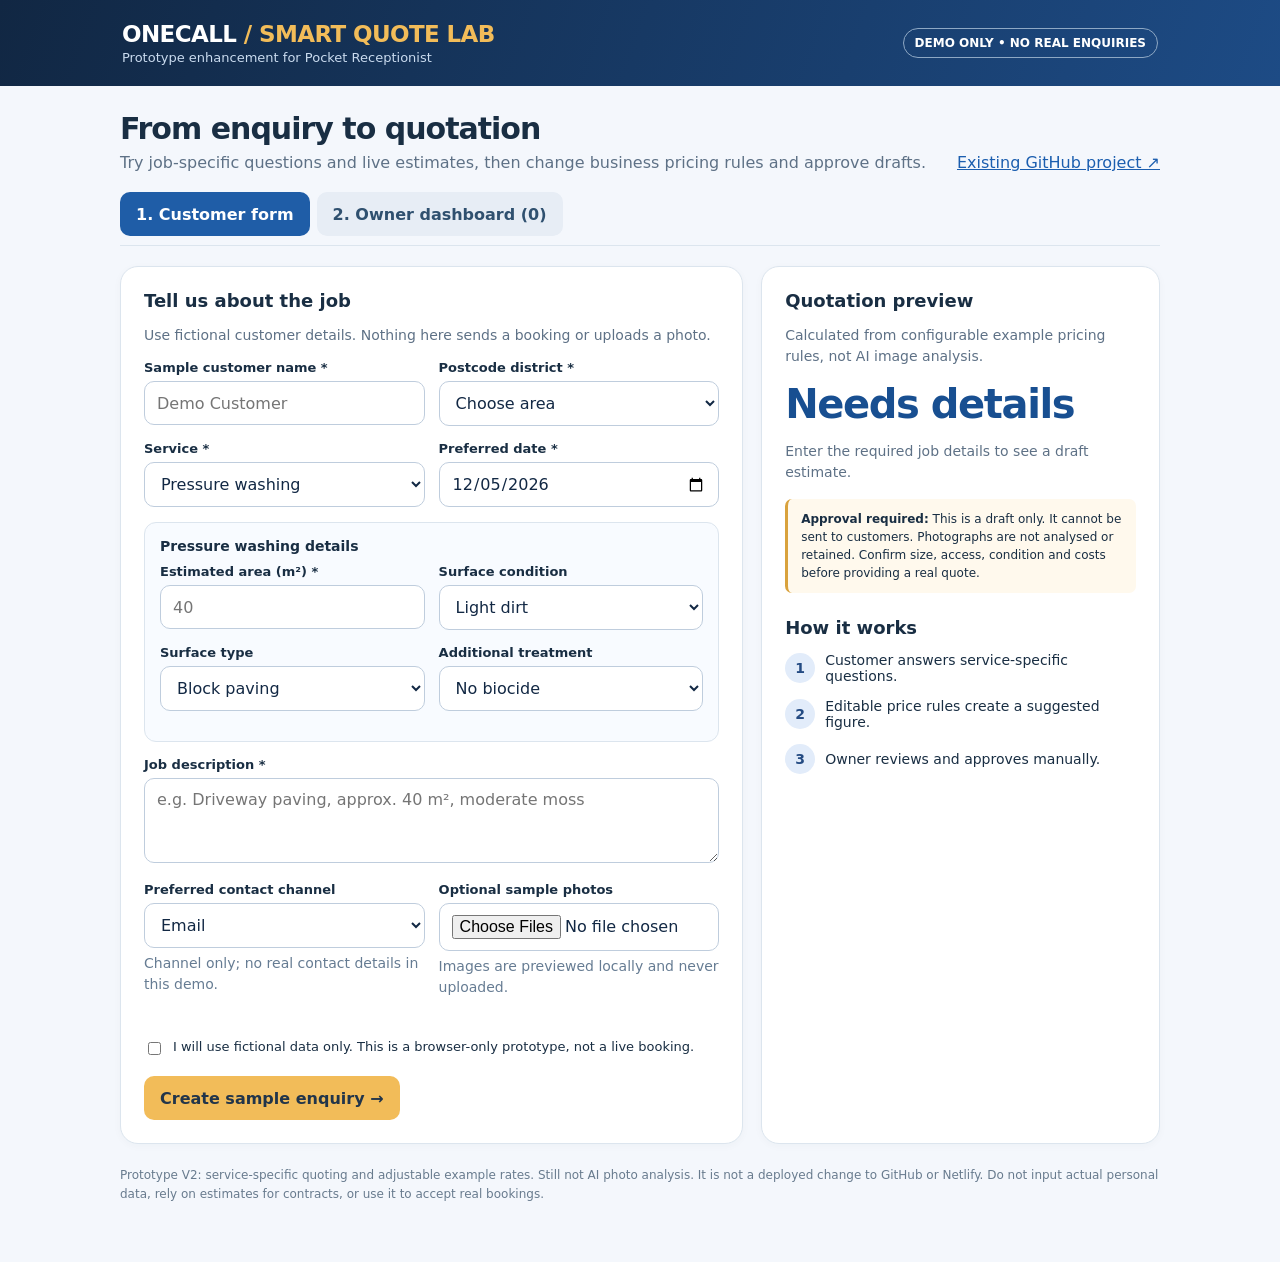
<file: smart-quote/index.html>
<!doctype html>
<html lang="en-GB">
<head>
<meta charset="utf-8"><meta name="viewport" content="width=device-width, initial-scale=1"><meta name="theme-color" content="#102542">
<title>ONECALL — Smart Quotation Lab V2</title>
<style>
:root{font-family:Inter,system-ui,-apple-system,Segoe UI,sans-serif;color:#192e43;background:#f4f7fc;--ink:#122844;--blue:#2863b1;--gold:#f2bc59;--line:#dce5ee;--muted:#5e7186}*{box-sizing:border-box}body{margin:0}button,input,select,textarea{font:inherit}button{cursor:pointer}button:focus-visible,input:focus-visible,select:focus-visible,textarea:focus-visible{outline:3px solid #89baf8;outline-offset:2px}button{border:0;border-radius:10px;padding:12px 16px;font-weight:750;background:var(--blue);color:#fff;min-height:44px}button.secondary{background:#e8eef6;color:#173f78}button.gold{background:var(--gold);color:#22354a}button:disabled{opacity:.5;cursor:not-allowed}a{color:#1b5eaf}header{background:linear-gradient(110deg,#112743,#1d4b85);color:#fff}header .inner{display:flex;align-items:center;justify-content:space-between;gap:14px;flex-wrap:wrap;max-width:1080px;margin:auto;padding:21px 22px}h1{font-size:23px;letter-spacing:-.6px;margin:0}header p{margin:3px 0 0;color:#cadbef;font-size:13px}.chip{font-size:12px;font-weight:700;padding:7px 11px;border:1px solid #8ea8c4;border-radius:30px}main{max-width:1080px;margin:auto;padding:25px 20px 58px}.intro{display:flex;justify-content:space-between;align-items:end;gap:18px;flex-wrap:wrap;margin-bottom:20px}.intro h2{font-size:30px;letter-spacing:-1px;margin:0 0 7px}.intro p,.muted{color:var(--muted)}.intro p{margin:0}.tabs{display:flex;gap:7px;border-bottom:1px solid var(--line);margin:14px 0 20px;padding-bottom:9px;flex-wrap:wrap}.tabs button{background:#e7edf5;color:#2f506f}.tabs button[aria-selected="true"]{background:#1f5da7;color:#fff}.cols{display:grid;grid-template-columns:minmax(0,1.25fr) minmax(280px,.8fr);gap:18px}.card{background:#fff;border:1px solid var(--line);border-radius:18px;padding:23px;box-shadow:0 2px 9px #14304c08}.card h3{margin:0 0 8px;font-size:18px}.card p{font-size:14px;line-height:1.5}.grid{display:grid;grid-template-columns:repeat(2,minmax(0,1fr));gap:14px}.field{margin-bottom:15px}.field label{font-size:13px;font-weight:750;display:block;margin-bottom:6px}.field input,.field select,.field textarea{width:100%;min-width:0;padding:11px 12px;min-height:44px;border-radius:10px;border:1px solid #bfcddd;color:var(--ink);background:#fff;font-size:16px}.field textarea{min-height:85px;resize:vertical}.hint{color:#667c93;font-size:12px;margin:5px 0 0}.price{font-size:40px;font-weight:850;color:#184f91;letter-spacing:-1.4px;margin:10px 0 3px}.line{display:flex;align-items:center;justify-content:space-between;gap:12px;padding:10px 0;border-bottom:1px solid #ebeff4;font-size:14px}.line strong{text-align:right}.note{border-left:3px solid #d9a23d;background:#fff9ed;padding:11px 13px;border-radius:7px;font-size:12px;line-height:1.5;margin-top:16px}.success{background:#ebf7ee;color:#165c35;padding:12px;border-radius:10px;margin-top:15px}.error{background:#fff0ee;color:#9c2a24;padding:12px;border-radius:10px;margin-top:15px}.hide{display:none}.service-fields{border:1px solid var(--line);border-radius:12px;padding:15px;margin:0 0 15px;background:#f8fbff}.service-fields h4{margin:0 0 10px;font-size:14px}.settingsgrid{display:grid;grid-template-columns:repeat(3,minmax(0,1fr));gap:12px}.settingsgrid label{display:block;font-size:12px;font-weight:700;margin-bottom:5px}.settingsgrid input{width:100%;padding:10px;border:1px solid #bdcbd9;border-radius:9px;font-size:16px}.previews{display:flex;flex-wrap:wrap;gap:8px;margin:9px 0}.previews img{width:76px;height:76px;object-fit:cover;border:1px solid var(--line);border-radius:8px}@media(max-width:760px){.settingsgrid{grid-template-columns:repeat(2,minmax(0,1fr))}}.step{display:flex;gap:10px;align-items:center;margin:14px 0;font-size:14px}.num{background:#e2ecfa;color:#244b83;font-weight:800;border-radius:50%;width:30px;height:30px;display:grid;place-items:center;flex-shrink:0}table{border-collapse:collapse;width:100%;font-size:14px}th,td{text-align:left;padding:11px 9px;border-bottom:1px solid #e3eaf2}th{color:#5c7086;font-size:12px}td button{padding:7px 11px;min-height:36px}.tablewrap{overflow-x:auto}.pill{display:inline-block;background:#fff0cc;color:#76551b;border-radius:999px;font-size:12px;padding:5px 8px;white-space:nowrap}.pill.approved{background:#e3f5e8;color:#24623c}.toolbar{display:flex;gap:8px;flex-wrap:wrap;margin:13px 0 17px}.mini{font-size:13px}.footer{font-size:12px;color:#687b8e;margin-top:22px;line-height:1.6}#manager{display:none}@media(max-width:760px){.cols{grid-template-columns:1fr}.grid{grid-template-columns:1fr}main{padding:20px 13px 38px}.card{padding:17px}.intro h2{font-size:26px}.price{font-size:36px}}
</style>
</head>
<body>
<header><div class="inner"><div><h1>ONECALL <span style="color:var(--gold)">/ SMART QUOTE LAB</span></h1><p>Prototype enhancement for Pocket Receptionist</p></div><div class="chip">DEMO ONLY • NO REAL ENQUIRIES</div></div></header>
<main>
<div class="intro"><div><h2>From enquiry to quotation</h2><p>Try job-specific questions and live estimates, then change business pricing rules and approve drafts.</p></div><a href="https://github.com/jaytyson96/Pocket-receptionist" target="_blank" rel="noopener">Existing GitHub project ↗</a></div>
<div class="tabs" role="tablist" aria-label="Prototype screens"><button id="customerTab" type="button" role="tab" aria-controls="customer" aria-selected="true">1. Customer form</button><button id="managerTab" type="button" role="tab" aria-controls="manager" aria-selected="false">2. Owner dashboard <span id="count">(0)</span></button></div>
<section id="customer" role="tabpanel" aria-labelledby="customerTab"><div class="cols"><div class="card"><h3>Tell us about the job</h3><p class="muted">Use fictional customer details. Nothing here sends a booking or uploads a photo.</p>
<form id="jobForm"><div class="grid"><div class="field"><label for="customerName">Sample customer name *</label><input id="customerName" required maxlength="60" autocomplete="off" placeholder="Demo Customer"></div><div class="field"><label for="postcode">Postcode district *</label><select id="postcode" required><option value="">Choose area</option><option>HA1</option><option>HA2</option><option>HA3</option><option>HA5</option><option>UB5</option><option>Other / review</option></select></div></div>
<div class="grid"><div class="field"><label for="service">Service *</label><select id="service"><option value="pressure">Pressure washing</option><option value="garden">Garden maintenance</option><option value="assembly">Furniture assembly</option><option value="van">Local collections</option></select></div><div class="field"><label for="visitDate">Preferred date *</label><input id="visitDate" type="date" required></div></div>
<div id="pressureFields" class="service-fields"><h4>Pressure washing details</h4><div class="grid"><div class="field"><label for="area">Estimated area (m²) *</label><input id="area" type="number" inputmode="decimal" min="1" max="5000" step="0.5" placeholder="40"></div><div class="field"><label for="condition">Surface condition</label><select id="condition"><option value="light" selected>Light dirt</option><option value="moderate">Moderate moss (+15%)</option><option value="heavy">Heavy staining (+35%)</option></select></div></div><div class="grid"><div class="field"><label for="surface">Surface type</label><select id="surface"><option>Block paving</option><option>Concrete</option><option>Patio slabs</option><option>Other / inspection</option></select></div><div class="field"><label for="biocide">Additional treatment</label><select id="biocide"><option value="no">No biocide</option><option value="yes">Biocide treatment</option></select></div></div></div>
<div id="gardenFields" class="service-fields hide"><h4>Gardening details</h4><div class="grid"><div class="field"><label for="gardenHours">Estimated labour (hours) *</label><input id="gardenHours" type="number" inputmode="decimal" min="0.5" max="80" step="0.5" placeholder="3"></div><div class="field"><label for="gardenWaste">Green waste removal</label><select id="gardenWaste"><option value="no">No removal</option><option value="yes">Include waste removal</option></select></div></div></div>
<div id="assemblyFields" class="service-fields hide"><h4>Furniture assembly details</h4><div class="grid"><div class="field"><label for="assemblyItems">Number of furniture items *</label><input id="assemblyItems" type="number" inputmode="numeric" min="1" max="30" step="1" placeholder="2"></div><div class="field"><label for="assemblyComplexity">Complexity</label><select id="assemblyComplexity"><option value="standard">Standard</option><option value="complex">Complex (+30%)</option></select></div></div></div>
<div id="vanFields" class="service-fields hide"><h4>Local collection details</h4><div class="grid"><div class="field"><label for="vanMiles">Estimated total driving miles *</label><input id="vanMiles" type="number" inputmode="decimal" min="1" max="500" step="0.5" placeholder="12"></div><div class="field"><label for="vanHelper">Extra helper required</label><select id="vanHelper"><option value="no">No</option><option value="yes">Yes</option></select></div></div></div>
<div class="field"><label for="description">Job description *</label><textarea id="description" required maxlength="1000" placeholder="e.g. Driveway paving, approx. 40 m², moderate moss"></textarea></div>
<div class="grid"><div class="field"><label for="contactPreference">Preferred contact channel</label><select id="contactPreference"><option>Email</option><option>Telephone</option><option>WhatsApp</option></select><p class="hint">Channel only; no real contact details in this demo.</p></div><div class="field"><label for="photos">Optional sample photos</label><input id="photos" type="file" accept="image/*" multiple><p id="photoInfo" class="hint">Images are previewed locally and never uploaded.</p><div id="photoPreviews" class="previews"></div></div></div>
<label class="mini" style="display:flex;align-items:start;gap:9px;margin:8px 0 18px"><input id="consent" type="checkbox" required style="margin-top:3px"> I will use fictional data only. This is a browser-only prototype, not a live booking.</label>
<button type="submit" class="gold">Create sample enquiry →</button><div id="submitMessage" role="status" aria-live="polite"></div></form>
</div><aside class="card" aria-live="polite"><h3>Quotation preview</h3><p class="muted">Calculated from configurable example pricing rules, not AI image analysis.</p><div id="quotedPrice" class="price">—</div><p id="quoteExplain" class="muted">Enter an area to calculate a pressure-washing estimate.</p><div id="breakdown"></div><div class="note"><strong>Approval required:</strong> This is a draft only. It cannot be sent to customers. Photographs are not analysed or retained. Confirm size, access, condition and costs before providing a real quote.</div><h3 style="margin-top:24px">How it works</h3><div class="step"><div class="num">1</div><div>Customer answers service-specific questions.</div></div><div class="step"><div class="num">2</div><div>Editable price rules create a suggested figure.</div></div><div class="step"><div class="num">3</div><div>Owner reviews and approves manually.</div></div></aside></div></section>
<section id="manager" role="tabpanel" aria-labelledby="managerTab"><div class="card"><h3>Owner dashboard</h3><p class="muted">Demo enquiries saved in this browser only. No synchronisation, actual messages or payments.</p><div class="card" style="margin:0 0 18px;background:#f8fbff"><h3>Example pricing rules</h3><p class="hint">Edit these illustrative rates to see how a future business owner would customise quotations. Changes stay in this browser only.</p><div id="pricingRules" class="settingsgrid"></div><div class="toolbar"><button type="button" id="saveRules">Save demo rates</button><button type="button" class="secondary" id="resetRules">Restore example rates</button></div><p id="rulesMessage" class="hint" role="status"></p></div><div class="toolbar"><button type="button" class="secondary" id="addSamples">Load sample enquiry</button><button type="button" class="secondary" id="exportData">Export demo JSON</button><button type="button" class="secondary" id="clearData">Clear demo enquiries</button></div><div class="tablewrap"><table><thead><tr><th>Customer / area</th><th>Service</th><th>Suggested quote</th><th>Status / action</th></tr></thead><tbody id="jobsRows"><tr><td colspan="4">No enquiries yet. Create one in the customer form.</td></tr></tbody></table></div><div id="editor" aria-live="polite"></div></div></section>
<div class="footer">Prototype V2: service-specific quoting and adjustable example rates. Still not AI photo analysis. It is not a deployed change to GitHub or Netlify. Do not input actual personal data, rely on estimates for contracts, or use it to accept real bookings.</div>
</main>
<script>
'use strict';
(()=>{
const $=id=>document.getElementById(id);
const money=n=>new Intl.NumberFormat('en-GB',{style:'currency',currency:'GBP'}).format(n);
const esc=s=>String(s??'').replace(/[&<>"']/g,ch=>({'&':'&amp;','<':'&lt;','>':'&gt;','"':'&quot;',"'":'&#39;'}[ch]));
const round=n=>Math.round((n+Number.EPSILON)*100)/100;
const SERVICE={pressure:'Pressure washing',garden:'Garden maintenance',assembly:'Furniture assembly',van:'Local collections'};
const DEFAULTS={pressureRate:2.5,pressureMin:60,biocide:35,gardenHourly:35,gardenMin:60,gardenWaste:35,assemblyEach:45,assemblyMin:65,vanBase:75,vanMile:1.5,vanHelper:30};
const RULE_LABEL={pressureRate:'Washing /m² (£)',pressureMin:'Washing minimum (£)',biocide:'Biocide (£)',gardenHourly:'Gardening /hour (£)',gardenMin:'Gardening minimum (£)',gardenWaste:'Waste removal (£)',assemblyEach:'Assembly /item (£)',assemblyMin:'Assembly minimum (£)',vanBase:'Collection base (£)',vanMile:'Driving /mile (£)',vanHelper:'Extra helper (£)'};
let rates={...DEFAULTS};try{const x=JSON.parse(localStorage.getItem('onecall_rates_v2')||'null');if(x&&typeof x==='object'&&Object.keys(DEFAULTS).every(k=>Number.isFinite(Number(x[k]))&&Number(x[k])>=0&&Number(x[k])<=5000))rates={...DEFAULTS,...x}}catch(e){}
let jobs=[];try{const stored=JSON.parse(localStorage.getItem('onecall_quote_lab_v2')||'[]');if(Array.isArray(stored))jobs=stored.slice(0,50)}catch(e){}
const save=()=>{try{localStorage.setItem('onecall_quote_lab_v2',JSON.stringify(jobs))}catch(e){}},saveRates=()=>{try{localStorage.setItem('onecall_rates_v2',JSON.stringify(rates))}catch(e){}};
const row=(name,value)=>[name,money(value)];
function compute(service,d){const missing={value:null,note:'Enter the required job details to see a draft estimate.',items:[]};let base=0,extra=0,items=[];
 if(service==='pressure') {const n=Number(d.area);if(!Number.isFinite(n)||n<=0||n>5000)return missing;const condition={light:1,moderate:1.15,heavy:1.35}[d.condition]||1;base=round(Math.max(rates.pressureMin,n*rates.pressureRate));const conditionExtra=round(base*(condition-1));extra=d.biocide?rates.biocide:0;items=[row('Cleaning, '+n+' m²',base),row('Condition adjustment',conditionExtra),row('Biocide treatment',extra)];return{value:round(base+conditionExtra+extra),items,note:'Demo guidance only. Verify surface condition, access and dimensions.'};}
 if(service==='garden'){const n=Number(d.hours);if(!Number.isFinite(n)||n<0.5||n>80)return missing;base=round(Math.max(rates.gardenMin,n*rates.gardenHourly));extra=d.waste?rates.gardenWaste:0;items=[row('Labour, '+n+' hours',base),row('Waste removal',extra)];return{value:round(base+extra),items,note:'Demo guidance only. Materials, machinery and unusual waste may change the price.'};}
 if(service==='assembly'){const n=Number(d.items);if(!Number.isInteger(n)||n<1||n>30)return missing;base=round(Math.max(rates.assemblyMin,n*rates.assemblyEach));extra=d.complexity==='complex'?round(base*0.3):0;items=[row('Furniture, '+n+' items',base),row('Complexity adjustment',extra)];return{value:round(base+extra),items,note:'Demo guidance only. Confirm models, size and anchoring requirements.'};}
 if(service==='van'){const n=Number(d.miles);if(!Number.isFinite(n)||n<1||n>500)return missing;base=round(rates.vanBase+n*rates.vanMile);extra=d.helper?rates.vanHelper:0;items=[row('Base + '+n+' miles',base),row('Extra helper',extra)];return{value:round(base+extra),items,note:'Demo guidance only. Parking, stairs, loading time, congestion charges and access not included.'};}
 return missing;
}
function details(){const service=$('service').value;switch(service){case 'pressure':return{area:$('area').value,condition:$('condition').value,surface:$('surface').value,biocide:$('biocide').value==='yes'};case 'garden':return{hours:$('gardenHours').value,waste:$('gardenWaste').value==='yes'};case 'assembly':return{items:$('assemblyItems').value,complexity:$('assemblyComplexity').value};case 'van':return{miles:$('vanMiles').value,helper:$('vanHelper').value==='yes'};default:return{}}}
function updateQuote(){const service=$('service').value;for(const [id,key] of [['pressureFields','pressure'],['gardenFields','garden'],['assemblyFields','assembly'],['vanFields','van']])$(id).classList.toggle('hide',service!==key);const q=compute(service,details());$('quotedPrice').textContent=q.value===null?'Needs details':money(q.value);$('quoteExplain').textContent=q.note;$('breakdown').innerHTML=q.items.map(([name,value])=>`<div class="line"><span>${esc(name)}</span><strong>${esc(value)}</strong></div>`).join('')}
['service','area','condition','surface','biocide','gardenHours','gardenWaste','assemblyItems','assemblyComplexity','vanMiles','vanHelper'].forEach(id=>$(id).addEventListener('input',updateQuote));
let photoUrls=[];function clearPhotos(){for(const x of photoUrls)URL.revokeObjectURL(x);photoUrls=[];$('photoPreviews').replaceChildren()}
$('photos').addEventListener('change',()=>{clearPhotos();const files=[...$('photos').files];if(files.length>5||files.some(f=>f.size>5e6||!f.type.startsWith('image/'))){$('photoInfo').textContent='Choose up to five images of 5 MB each.';$('photos').value='';return;}for(const f of files){const url=URL.createObjectURL(f);photoUrls.push(url);const img=document.createElement('img');img.src=url;img.alt='Local preview of '+f.name.slice(0,60);$('photoPreviews').append(img)}$('photoInfo').textContent=files.length+' local photo preview(s); not uploaded or stored.'});
const tomorrow=new Date();tomorrow.setDate(tomorrow.getDate()+1);const yyyy=tomorrow.getFullYear(),mm=String(tomorrow.getMonth()+1).padStart(2,'0'),dd=String(tomorrow.getDate()).padStart(2,'0');$('visitDate').min=`${yyyy}-${mm}-${dd}`;$('visitDate').value=$('visitDate').min;
function tab(which){$('customer').style.display=which==='customer'?'block':'none';$('manager').style.display=which==='manager'?'block':'none';$('customerTab').setAttribute('aria-selected',String(which==='customer'));$('managerTab').setAttribute('aria-selected',String(which==='manager'));if(which==='manager')renderJobs()}
$('customerTab').addEventListener('click',()=>tab('customer'));$('managerTab').addEventListener('click',()=>tab('manager'));
$('jobForm').addEventListener('submit',ev=>{ev.preventDefault();const service=$('service').value,d=details(),q=compute(service,d);const name=$('customerName').value.trim(),desc=$('description').value.trim(),post=$('postcode').value; if(!name||!desc||!post||!$('consent').checked||!$('visitDate').value){$('submitMessage').innerHTML='<div class="error">Complete the required fictional fields.</div>';return}const item={id:'DEMO-'+Date.now().toString(36).toUpperCase(),name:name.slice(0,60),post,service,visit:$('visitDate').value,details:d,description:desc.slice(0,1000),contact:$('contactPreference').value,photoCount:photoUrls.length,suggested:q.value,breakdown:q.items,approved:null,status:'Awaiting review'};jobs.unshift(item);jobs=jobs.slice(0,50);save();$('submitMessage').innerHTML=`<div class="success">Sample enquiry <b>${esc(item.id)}</b> created. <button type="button" id="openOwner" class="secondary">Review on owner's dashboard →</button></div>`;$('openOwner').addEventListener('click',()=>tab('manager'));$('jobForm').reset();$('visitDate').value=$('visitDate').min;clearPhotos();$('photoInfo').textContent='Images are previewed locally and never uploaded.';updateQuote();$('count').textContent=`(${jobs.length})`});
function renderJobs(){$('count').textContent=`(${jobs.length})`;$('jobsRows').innerHTML=jobs.length?jobs.map((j,i)=>`<tr><td><strong>${esc(j.name)}</strong><br><span class="hint">${esc(j.post)} · ${esc(j.visit)}</span></td><td>${esc(SERVICE[j.service]||j.service)}</td><td>${j.suggested==null?'Needs details':money(j.suggested)}</td><td><span class="pill ${j.status==='Approved'?'approved':''}">${esc(j.status)}</span><br><button type="button" class="secondary" data-open="${i}" style="margin-top:8px">Review</button></td></tr>`).join(''):'<tr><td colspan="4">No enquiries yet. Create one in the customer form.</td></tr>'}
$('jobsRows').addEventListener('click',ev=>{const btn=ev.target.closest('[data-open]');if(!btn)return;const i=Number(btn.dataset.open),j=jobs[i];if(!j)return;const amount=j.approved??j.suggested??0;const fields=Object.entries(j.details||{}).map(([k,v])=>`${esc(k)}: ${esc(String(v))}`).join(' · ');$('editor').innerHTML=`<div class="card" style="margin-top:18px;background:#f8fbfe"><h3>Review ${esc(j.id)}</h3><p>${esc(j.name)} · ${esc(SERVICE[j.service]||j.service)} · ${esc(j.post)} · ${esc(j.visit)}</p><p>${esc(j.description)}</p><p class="hint">${fields} · ${Number(j.photoCount)||0} photos counted but not stored · Contact preference: ${esc(j.contact)}</p><div class="field"><label for="approvedPrice">Owner-approved demo price (£)</label><input type="number" id="approvedPrice" min="0" max="100000" step="0.01" value="${Number(amount).toFixed(2)}"></div><button type="button" class="gold" id="approveQuote">Approve demo quotation</button><p class="hint">Approval is local only; no real customer message is sent.</p><div id="approvalMsg" role="status"></div></div>`;$('approveQuote').addEventListener('click',()=>{const n=Number($('approvedPrice').value);if($('approvedPrice').value.trim()===''||!Number.isFinite(n)||n<0||n>100000){$('approvalMsg').innerHTML='<div class="error">Enter a valid amount between £0 and £100,000.</div>';return}j.approved=round(n);j.status='Approved';save();renderJobs();$('approvalMsg').innerHTML=`<div class="success">Demo quotation approved for ${money(j.approved)}. No message sent.</div>`})});
function renderRules(){$('pricingRules').innerHTML=Object.keys(DEFAULTS).map(k=>`<div><label for="rate-${k}">${esc(RULE_LABEL[k])}</label><input id="rate-${k}" data-rule="${k}" type="number" min="0" max="5000" step="0.01" inputmode="decimal" value="${rates[k]}"></div>`).join('')}
$('saveRules').addEventListener('click',()=>{const next={};for(const el of $('pricingRules').querySelectorAll('[data-rule]')){const n=Number(el.value);if(el.value.trim()===''||!Number.isFinite(n)||n<0||n>5000){$('rulesMessage').textContent='Enter non-negative rates no higher than £5,000.';el.focus();return}next[el.dataset.rule]=round(n)}rates=next;saveRates();updateQuote();$('rulesMessage').textContent='Example rates saved locally. New estimates use the updated rules.'});
$('resetRules').addEventListener('click',()=>{rates={...DEFAULTS};saveRates();renderRules();updateQuote();$('rulesMessage').textContent='Example rates restored.'});
$('addSamples').addEventListener('click',()=>{jobs.unshift({id:'DEMO-SAMPLE-'+(jobs.length+1),name:'Example Customer',post:'HA2',service:'pressure',visit:$('visitDate').value,details:{area:'40',condition:'moderate',surface:'Block paving',biocide:true},description:'Fictional 40 m² driveway with moss',contact:'Email',photoCount:0,suggested:compute('pressure',{area:'40',condition:'moderate',biocide:true}).value,approved:null,status:'Awaiting review'});jobs=jobs.slice(0,50);save();renderJobs()});
$('clearData').addEventListener('click',()=>{if(!confirm('Delete all demo enquiries saved in this browser?'))return;jobs=[];save();renderJobs();$('editor').innerHTML=''});
$('exportData').addEventListener('click',()=>{const blob=new Blob([JSON.stringify({type:'ONECALL-demo-only-v2',jobs,rates},null,2)],{type:'application/json'}),url=URL.createObjectURL(blob),a=document.createElement('a');a.href=url;a.download='ONECALL-demo-enquiries-v2.json';a.click();setTimeout(()=>URL.revokeObjectURL(url),1000)});
renderRules();updateQuote();renderJobs();
})();
</script>
</body></html>
</file>
